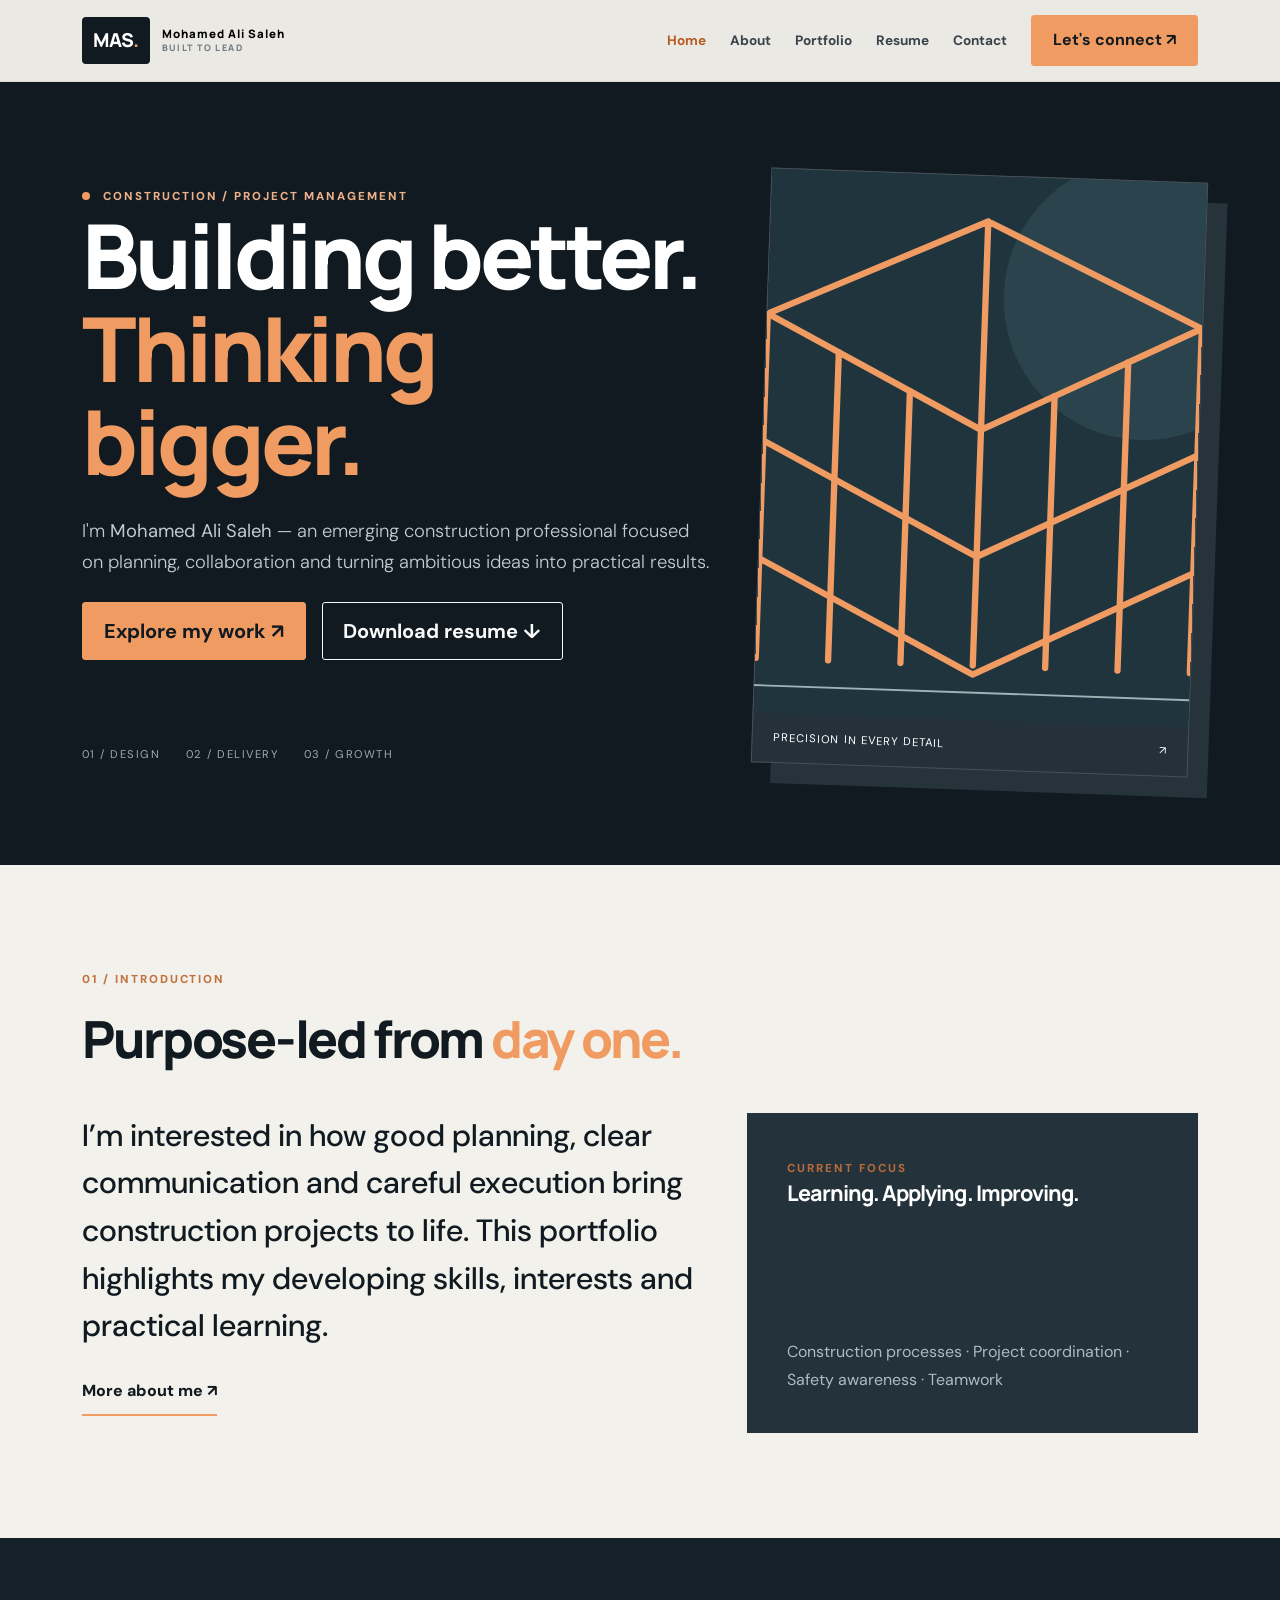
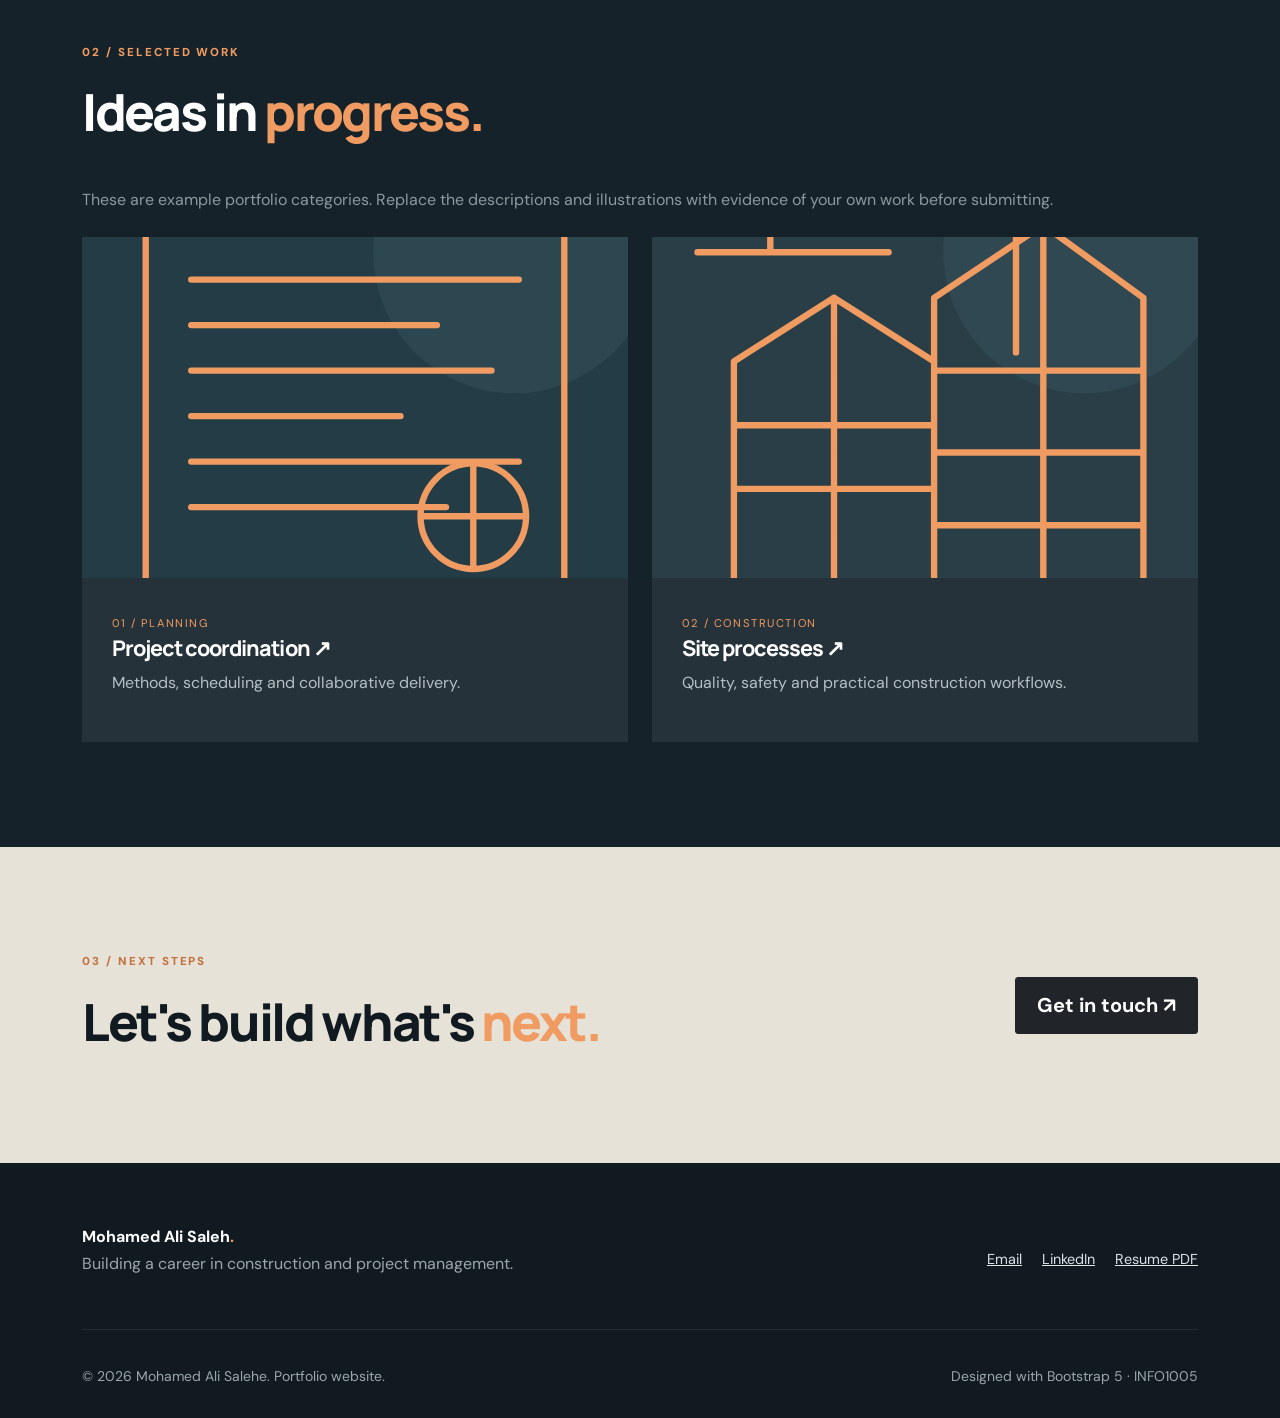
<file: index.html>
<!doctype html>

<html lang="en"><head><meta charset="utf-8">
    <meta name="viewport" content="width=device-width, initial-scale=1">
    <meta name="description" content="Personal construction and project management portfolio">
    <title>Home | Mohamed Ali Saleh</title>
    
    <link rel="icon" href="favicon/favicon.svg" type="image/svg+xml"><link href="https://fonts.googleapis.com/css2?family=DM+Sans:wght@400;500;600;700&family=Manrope:wght@400;500;600;700;800&display=swap" rel="stylesheet">
    <link href="https://cdn.jsdelivr.net/npm/bootstrap@5.3.3/dist/css/bootstrap.min.css" rel="stylesheet">
    <link rel="stylesheet" href="css/style.css"></head>

<body>
    <a class="skip-link" href="#main">Skip to content</a><nav class="navbar navbar-expand-lg fixed-top" aria-label="Main navigation"><div class="container"><a class="navbar-brand" href="index.html"><span class="brand-mark">MAS<span class="dot">.</span></span><span class="brand-sub">Mohamed Ali Saleh <small>BUILT TO LEAD</small></span></a><button class="navbar-toggler" type="button" data-bs-toggle="collapse" data-bs-target="#mainNav" aria-controls="mainNav" aria-expanded="false" aria-label="Toggle navigation"><span class="navbar-toggler-icon"></span></button>
        
        <div class="collapse navbar-collapse" id="mainNav"><ul class="navbar-nav ms-auto align-items-lg-center gap-lg-2"><li class="nav-item"><a class="nav-link active" href="index.html">Home</a></li><li class="nav-item"><a class="nav-link " href="about.html">About</a></li><li class="nav-item"><a class="nav-link " href="portfolio.html">Portfolio</a></li><li class="nav-item"><a class="nav-link " href="resume.html">Resume</a></li><li class="nav-item"><a class="nav-link " href="contact.html">Contact</a></li></ul><a class="btn btn-accent ms-lg-3 mt-3 mt-lg-0" href="contact.html">Let's connect <span aria-hidden="true">↗</span></a></div></div></nav><main id="main"><section class="hero"><div class="container"><div class="row align-items-center g-5"><div class="col-lg-7"><span class="eyebrow"><span class="pulse"></span> CONSTRUCTION / PROJECT MANAGEMENT</span><h1>Building better.<br><em>Thinking bigger.</em></h1><p class="lead">I'm <strong>Mohamed Ali Saleh</strong> — an emerging construction professional focused on planning, collaboration and turning ambitious ideas into practical results.</p><div class="d-flex flex-wrap gap-3 mt-4"><a href="portfolio.html" class="btn btn-accent btn-lg">Explore my work ↗</a><a href="pdf/hf_resume.pdf" download class="btn btn-outline-light btn-lg">Download resume ↓</a></div><div class="hero-meta"><span>01 / DESIGN</span><span>02 / DELIVERY</span><span>03 / GROWTH</span></div></div><div class="col-lg-5"><div class="hero-art"><img src="images/structure.svg" alt="Original illustration of a modern structural building framework" class="img-fluid"><div class="art-caption">PRECISION IN EVERY DETAIL <span>↗</span></div></div></div></div></div></section><section class="section section-light"><div class="container"><div class="section-top"><span class="kicker">01 / INTRODUCTION</span><h2>Purpose-led from <em>day one.</em></h2></div><div class="row g-4"><div class="col-lg-7"><p class="big-copy">I’m interested in how good planning, clear communication and careful execution bring construction projects to life. This portfolio highlights my developing skills, interests and practical learning.</p><a class="text-link" href="about.html">More about me <span>↗</span></a></div><div class="col-lg-5"><div class="info-panel"><div><span class="micro">CURRENT FOCUS</span><h3>Learning. Applying. Improving.</h3></div><p>Construction processes · Project coordination · Safety awareness · Teamwork</p></div></div></div></div></section><section class="section section-dark"><div class="container"><div class="section-top"><span class="kicker">02 / SELECTED WORK</span><h2>Ideas in <em>progress.</em></h2></div><p class="muted mb-4">These are example portfolio categories. Replace the descriptions and illustrations with evidence of your own work before submitting.</p><div class="row g-4"><div class="col-md-6"><a class="project-card" href="portfolio.html"><img src="images/planning.svg" alt="Original illustration of project planning diagrams"><div class="project-card-body"><span>01 / PLANNING</span><h3>Project coordination ↗</h3><p>Methods, scheduling and collaborative delivery.</p></div></a></div><div class="col-md-6"><a class="project-card" href="portfolio.html"><img src="images/site.svg" alt="Original illustration of a construction site"><div class="project-card-body"><span>02 / CONSTRUCTION</span><h3>Site processes ↗</h3><p>Quality, safety and practical construction workflows.</p></div></a></div></div></div></section><section class="section cta-section"><div class="container d-flex flex-column flex-lg-row justify-content-between align-items-lg-center gap-4"><div><span class="kicker">03 / NEXT STEPS</span><h2>Let's build what's <em>next.</em></h2></div><a class="btn btn-dark btn-lg" href="contact.html">Get in touch ↗</a></div></section></main><footer class="site-footer"><div class="container"><div class="row gy-4 align-items-center"><div class="col-md-6"><strong>Mohamed Ali Saleh<span class="dot">.</span></strong><p>Building a career in construction and project management.</p></div><div class="col-md-6 text-md-end"><a href="mailto:your.email@example.com">Email</a><a href="https://www.linkedin.com/" target="_blank" rel="noopener noreferrer">LinkedIn</a><a href="pdf/hf_resume.pdf" download>Resume PDF</a></div></div><hr><div class="d-flex flex-wrap justify-content-between gap-2"><small>© 2026 Mohamed Ali Salehe. Portfolio website.</small><small>Designed with Bootstrap 5 · INFO1005</small></div></div></footer><script src="https://cdn.jsdelivr.net/npm/bootstrap@5.3.3/dist/js/bootstrap.bundle.min.js"></script><script src="js/main.js"></script></body></html>
</file>
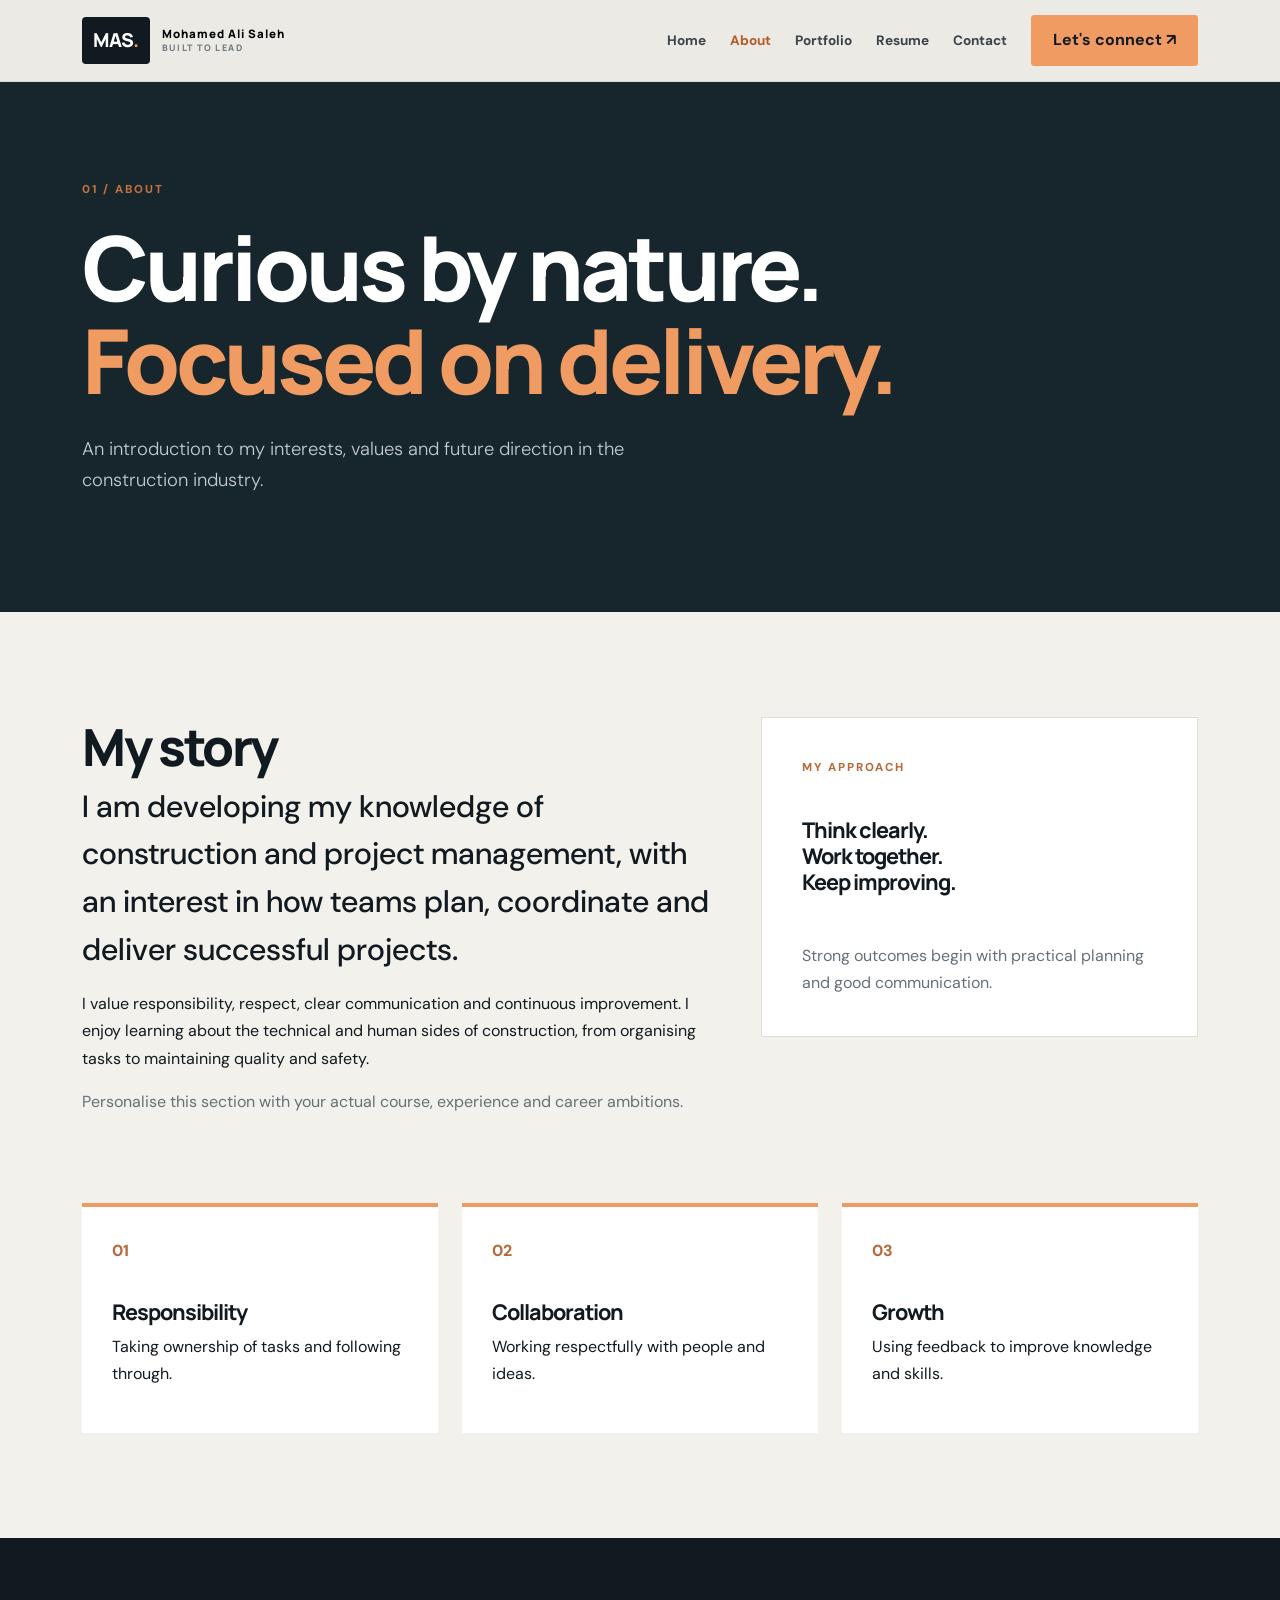
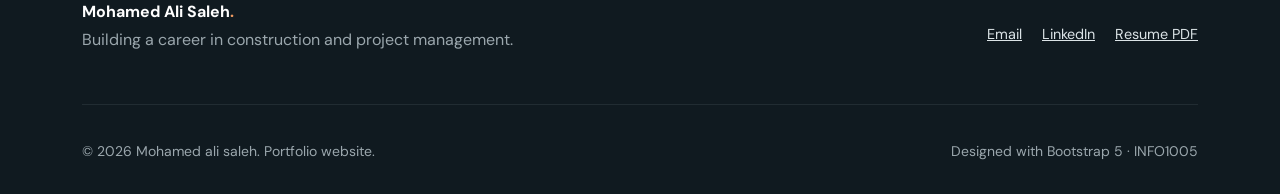
<file: about.html>
<!doctype html><html lang="en"><head><meta charset="utf-8"><meta name="viewport" content="width=device-width, initial-scale=1"><meta name="description" content="Personal construction and project management portfolio"><title>About | Mohamed ali Saleh</title><link rel="icon" href="favicon/favicon.svg" type="image/svg+xml"><link href="https://fonts.googleapis.com/css2?family=DM+Sans:wght@400;500;600;700&family=Manrope:wght@400;500;600;700;800&display=swap" rel="stylesheet"><link href="https://cdn.jsdelivr.net/npm/bootstrap@5.3.3/dist/css/bootstrap.min.css" rel="stylesheet"><link rel="stylesheet" href="css/style.css"></head><body><a class="skip-link" href="#main">Skip to content</a><nav class="navbar navbar-expand-lg fixed-top" aria-label="Main navigation"><div class="container"><a class="navbar-brand" href="index.html"><span class="brand-mark">MAS<span class="dot">.</span></span><span class="brand-sub">Mohamed Ali Saleh <small>BUILT TO LEAD</small></span></a><button class="navbar-toggler" type="button" data-bs-toggle="collapse" data-bs-target="#mainNav" aria-controls="mainNav" aria-expanded="false" aria-label="Toggle navigation"><span class="navbar-toggler-icon"></span></button><div class="collapse navbar-collapse" id="mainNav"><ul class="navbar-nav ms-auto align-items-lg-center gap-lg-2"><li class="nav-item"><a class="nav-link " href="index.html">Home</a></li><li class="nav-item"><a class="nav-link active" href="about.html">About</a></li><li class="nav-item"><a class="nav-link " href="portfolio.html">Portfolio</a></li><li class="nav-item"><a class="nav-link " href="resume.html">Resume</a></li><li class="nav-item"><a class="nav-link " href="contact.html">Contact</a></li></ul><a class="btn btn-accent ms-lg-3 mt-3 mt-lg-0" href="contact.html">Let's connect <span aria-hidden="true">↗</span></a></div></div></nav><main id="main"><header class="inner-hero"><div class="container"><span class="kicker">01 / ABOUT</span><h1>Curious by nature.<br><em>Focused on delivery.</em></h1><p class="lead">An introduction to my interests, values and future direction in the construction industry.</p></div></header><section class="section section-light"><div class="container"><div class="row g-5"><div class="col-lg-7"><h2>My story</h2><p class="big-copy">I am developing my knowledge of construction and project management, with an interest in how teams plan, coordinate and deliver successful projects.</p><p>I value responsibility, respect, clear communication and continuous improvement. I enjoy learning about the technical and human sides of construction, from organising tasks to maintaining quality and safety.</p><p class="muted">Personalise this section with your actual course, experience and career ambitions.</p></div><div class="col-lg-5"><div class="info-panel light"><span class="micro">MY APPROACH</span><h3>Think clearly.<br>Work together.<br>Keep improving.</h3><p>Strong outcomes begin with practical planning and good communication.</p></div></div></div><div class="row g-4 mt-5"><div class="col-md-4"><div class="value-card"><span>01</span><h3>Responsibility</h3><p>Taking ownership of tasks and following through.</p></div></div><div class="col-md-4"><div class="value-card"><span>02</span><h3>Collaboration</h3><p>Working respectfully with people and ideas.</p></div></div><div class="col-md-4"><div class="value-card"><span>03</span><h3>Growth</h3><p>Using feedback to improve knowledge and skills.</p></div></div></div></div></section></main><footer class="site-footer"><div class="container"><div class="row gy-4 align-items-center"><div class="col-md-6"><strong>Mohamed Ali Saleh<span class="dot">.</span></strong><p>Building a career in construction and project management.</p></div><div class="col-md-6 text-md-end"><a href="mailto:your.email@example.com">Email</a><a href="https://www.linkedin.com/" target="_blank" rel="noopener noreferrer">LinkedIn</a><a href="pdf/your-name-resume.pdf" download>Resume PDF</a></div></div><hr><div class="d-flex flex-wrap justify-content-between gap-2"><small>© 2026 Mohamed ali saleh. Portfolio website.</small><small>Designed with Bootstrap 5 · INFO1005</small></div></div></footer><script src="https://cdn.jsdelivr.net/npm/bootstrap@5.3.3/dist/js/bootstrap.bundle.min.js"></script><script src="js/main.js"></script></body></html>
</file>
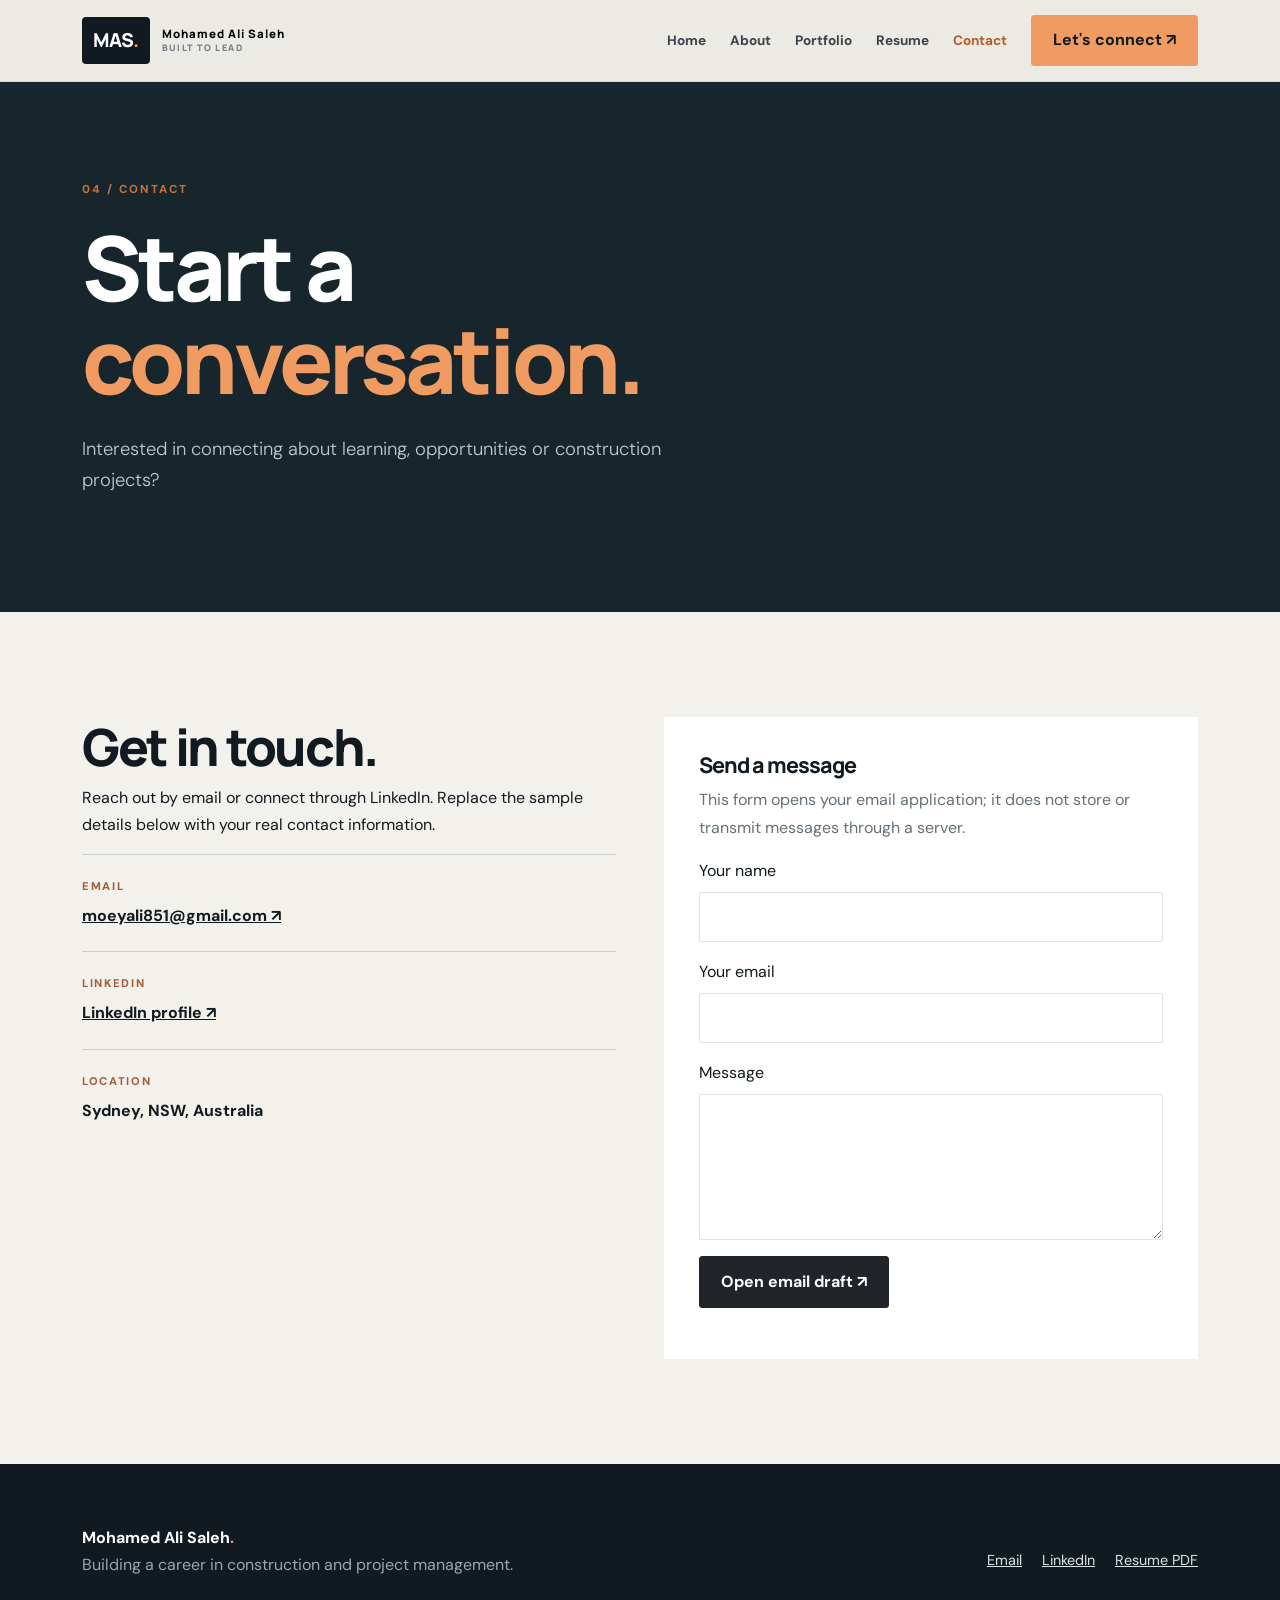
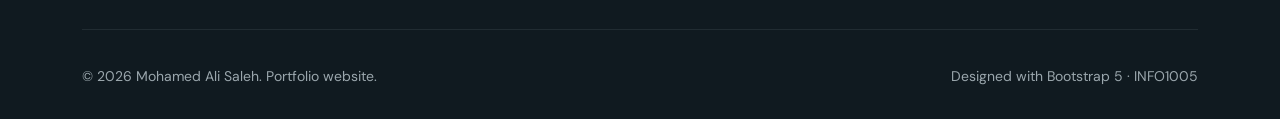
<file: contact.html>
<!doctype html><html lang="en"><head><meta charset="utf-8"><meta name="viewport" content="width=device-width, initial-scale=1"><meta name="description" content="Personal construction and project management portfolio"><title>Contact | Mohamed Ali Saleh</title><link rel="icon" href="favicon/favicon.svg" type="image/svg+xml"><link href="https://fonts.googleapis.com/css2?family=DM+Sans:wght@400;500;600;700&family=Manrope:wght@400;500;600;700;800&display=swap" rel="stylesheet"><link href="https://cdn.jsdelivr.net/npm/bootstrap@5.3.3/dist/css/bootstrap.min.css" rel="stylesheet"><link rel="stylesheet" href="css/style.css"></head><body><a class="skip-link" href="#main">Skip to content</a><nav class="navbar navbar-expand-lg fixed-top" aria-label="Main navigation"><div class="container"><a class="navbar-brand" href="index.html"><span class="brand-mark">MAS<span class="dot">.</span></span><span class="brand-sub">Mohamed Ali Saleh<small>BUILT TO LEAD</small></span></a><button class="navbar-toggler" type="button" data-bs-toggle="collapse" data-bs-target="#mainNav" aria-controls="mainNav" aria-expanded="false" aria-label="Toggle navigation"><span class="navbar-toggler-icon"></span></button><div class="collapse navbar-collapse" id="mainNav"><ul class="navbar-nav ms-auto align-items-lg-center gap-lg-2"><li class="nav-item"><a class="nav-link " href="index.html">Home</a></li><li class="nav-item"><a class="nav-link " href="about.html">About</a></li><li class="nav-item"><a class="nav-link " href="portfolio.html">Portfolio</a></li><li class="nav-item"><a class="nav-link " href="resume.html">Resume</a></li><li class="nav-item"><a class="nav-link active" href="contact.html">Contact</a></li></ul><a class="btn btn-accent ms-lg-3 mt-3 mt-lg-0" href="contact.html">Let's connect <span aria-hidden="true">↗</span></a></div></div></nav><main id="main"><header class="inner-hero"><div class="container"><span class="kicker">04 / CONTACT</span><h1>Start a<br><em>conversation.</em></h1><p class="lead">Interested in connecting about learning, opportunities or construction projects?</p></div></header><section class="section section-light"><div class="container"><div class="row g-5"><div class="col-lg-6"><h2>Get in touch.</h2><p>Reach out by email or connect through LinkedIn. Replace the sample details below with your real contact information.</p><div class="contact-line"><span>EMAIL</span><a href="mailto:moeyali851@gmail.com">moeyali851@gmail.com ↗</a></div><div class="contact-line"><span>LINKEDIN</span><a href="https://www.linkedin.com/" target="_blank" rel="noopener noreferrer">LinkedIn profile ↗</a></div><div class="contact-line"><span>LOCATION</span><strong>Sydney, NSW, Australia</strong></div></div><div class="col-lg-6"><div class="form-panel"><h3>Send a message</h3><p class="muted">This form opens your email application; it does not store or transmit messages through a server.</p><form id="contactForm"><div class="mb-3"><label class="form-label" for="senderName">Your name</label><input class="form-control" id="senderName" name="senderName" required maxlength="80"></div><div class="mb-3"><label class="form-label" for="senderEmail">Your email</label><input class="form-control" id="senderEmail" name="senderEmail" type="email" required></div><div class="mb-3"><label class="form-label" for="message">Message</label><textarea class="form-control" id="message" name="message" rows="5" required maxlength="2000"></textarea></div><button class="btn btn-dark" type="submit">Open email draft ↗</button><p class="small mt-3" id="formStatus" role="status"></p></form></div></div></div></div></section></main><footer class="site-footer"><div class="container"><div class="row gy-4 align-items-center"><div class="col-md-6"><strong>Mohamed Ali Saleh<span class="dot">.</span></strong><p>Building a career in construction and project management.</p></div><div class="col-md-6 text-md-end"><a href="mailto:your.email@example.com">Email</a><a href="https://www.linkedin.com/" target="_blank" rel="noopener noreferrer">LinkedIn</a><a href="pdf/hf_resume.pdf" download>Resume PDF</a></div></div><hr><div class="d-flex flex-wrap justify-content-between gap-2"><small>© 2026 Mohamed Ali Saleh. Portfolio website.</small><small>Designed with Bootstrap 5 · INFO1005</small></div></div></footer><script src="https://cdn.jsdelivr.net/npm/bootstrap@5.3.3/dist/js/bootstrap.bundle.min.js"></script><script src="js/main.js"></script></body></html>
</file>
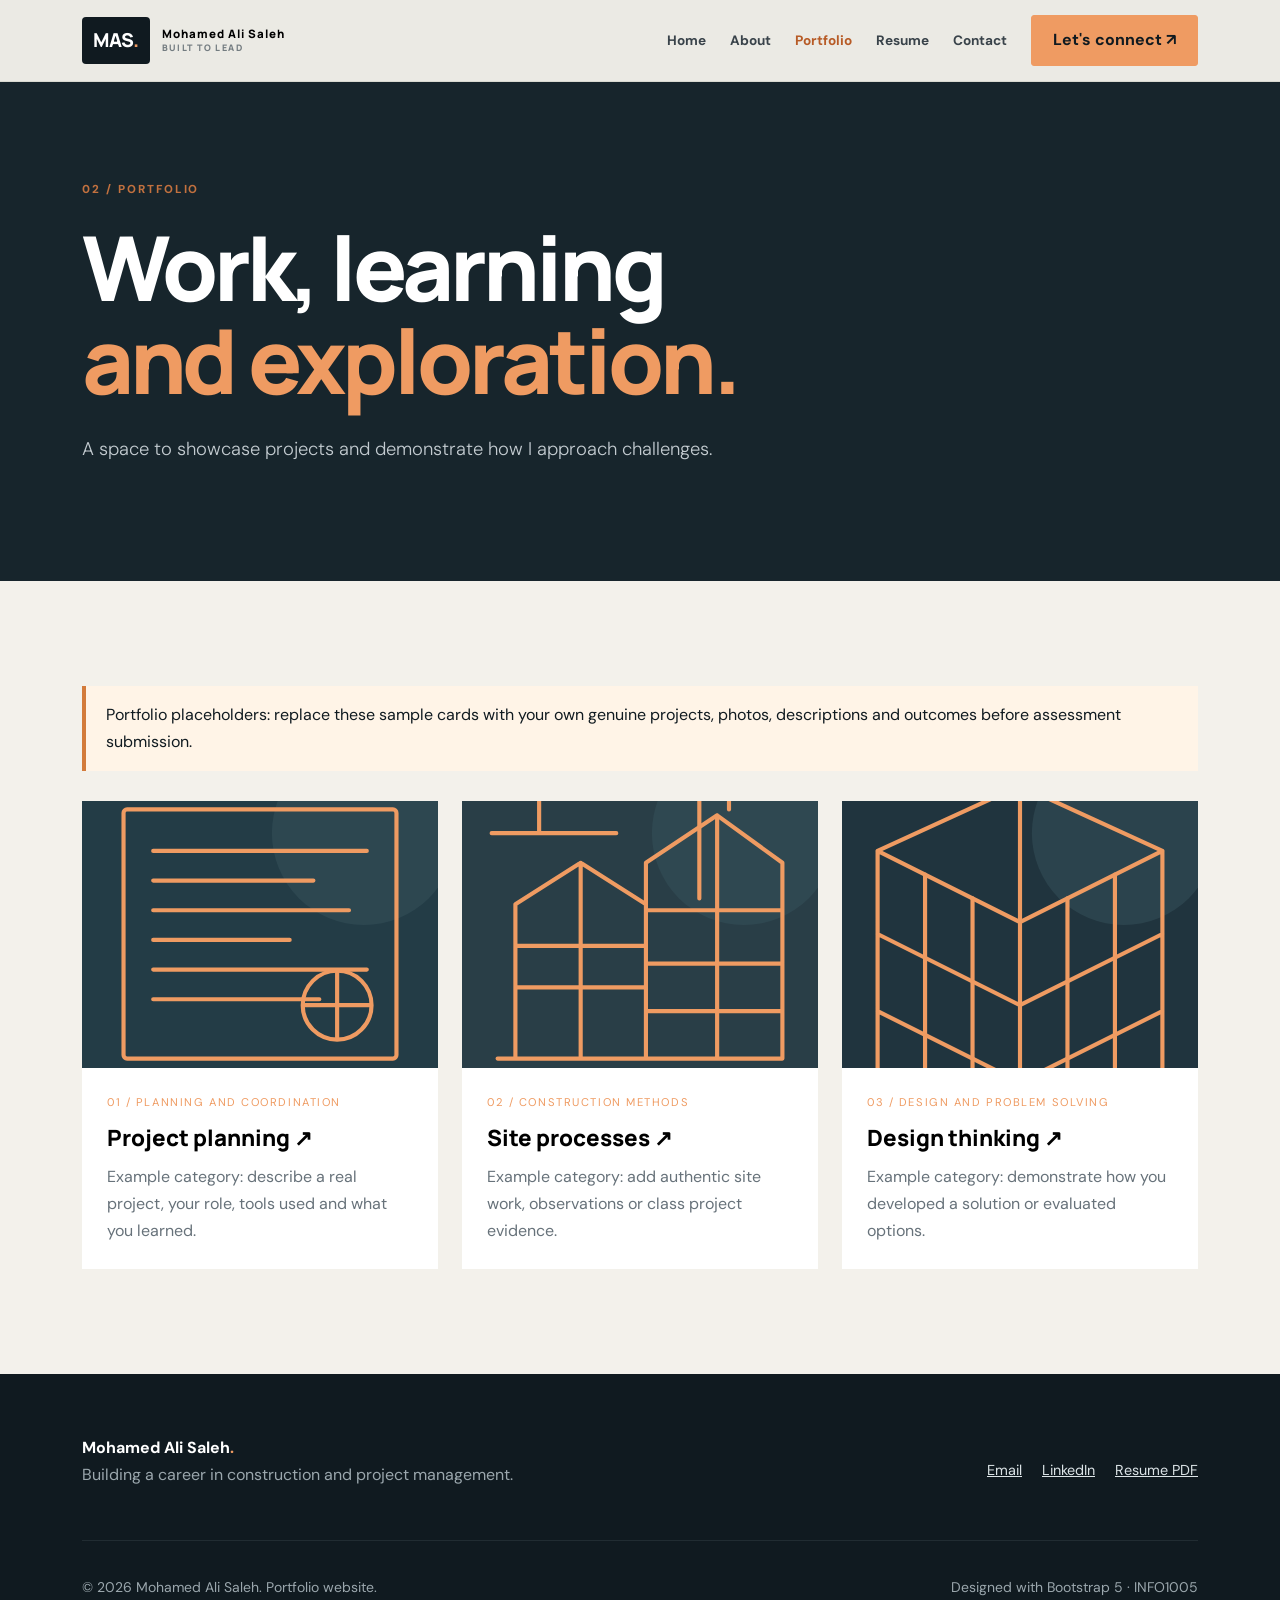
<file: portfolio.html>
<!doctype html><html lang="en"><head><meta charset="utf-8"><meta name="viewport" content="width=device-width, initial-scale=1"><meta name="description" content="Personal construction and project management portfolio"><title>Portfolio | Yv</title><link rel="icon" href="favicon/favicon.svg" type="image/svg+xml"><link href="https://fonts.googleapis.com/css2?family=DM+Sans:wght@400;500;600;700&family=Manrope:wght@400;500;600;700;800&display=swap" rel="stylesheet"><link href="https://cdn.jsdelivr.net/npm/bootstrap@5.3.3/dist/css/bootstrap.min.css" rel="stylesheet"><link rel="stylesheet" href="css/style.css"></head><body><a class="skip-link" href="#main">Skip to content</a><nav class="navbar navbar-expand-lg fixed-top" aria-label="Main navigation"><div class="container"><a class="navbar-brand" href="index.html"><span class="brand-mark">MAS<span class="dot">.</span></span><span class="brand-sub">Mohamed Ali Saleh <small>BUILT TO LEAD</small></span></a><button class="navbar-toggler" type="button" data-bs-toggle="collapse" data-bs-target="#mainNav" aria-controls="mainNav" aria-expanded="false" aria-label="Toggle navigation"><span class="navbar-toggler-icon"></span></button><div class="collapse navbar-collapse" id="mainNav"><ul class="navbar-nav ms-auto align-items-lg-center gap-lg-2"><li class="nav-item"><a class="nav-link " href="index.html">Home</a></li><li class="nav-item"><a class="nav-link " href="about.html">About</a></li><li class="nav-item"><a class="nav-link active" href="portfolio.html">Portfolio</a></li><li class="nav-item"><a class="nav-link " href="resume.html">Resume</a></li><li class="nav-item"><a class="nav-link " href="contact.html">Contact</a></li></ul><a class="btn btn-accent ms-lg-3 mt-3 mt-lg-0" href="contact.html">Let's connect <span aria-hidden="true">↗</span></a></div></div></nav><main id="main"><header class="inner-hero"><div class="container"><span class="kicker">02 / PORTFOLIO</span><h1>Work, learning<br><em>and exploration.</em></h1><p class="lead">A space to showcase projects and demonstrate how I approach challenges.</p></div></header><section class="section section-light"><div class="container"><p class="notice">Portfolio placeholders: replace these sample cards with your own genuine projects, photos, descriptions and outcomes before assessment submission.</p><div class="row g-4"><div class="col-md-6 col-lg-4"><button class="portfolio-tile" type="button" data-bs-toggle="modal" data-bs-target="#projectModal" data-title="Project planning" data-description="Example category: describe a real project, your role, tools used and what you learned." data-image="images/planning.svg"><img src="images/planning.svg" alt="Original illustrative graphic for Project planning"><span class="tile-content"><small>01 / PLANNING AND COORDINATION</small><strong>Project planning <span>↗</span></strong><span>Example category: describe a real project, your role, tools used and what you learned.</span></span></button></div><div class="col-md-6 col-lg-4"><button class="portfolio-tile" type="button" data-bs-toggle="modal" data-bs-target="#projectModal" data-title="Site processes" data-description="Example category: add authentic site work, observations or class project evidence." data-image="images/site.svg"><img src="images/site.svg" alt="Original illustrative graphic for Site processes"><span class="tile-content"><small>02 / CONSTRUCTION METHODS</small><strong>Site processes <span>↗</span></strong><span>Example category: add authentic site work, observations or class project evidence.</span></span></button></div><div class="col-md-6 col-lg-4"><button class="portfolio-tile" type="button" data-bs-toggle="modal" data-bs-target="#projectModal" data-title="Design thinking" data-description="Example category: demonstrate how you developed a solution or evaluated options." data-image="images/structure.svg"><img src="images/structure.svg" alt="Original illustrative graphic for Design thinking"><span class="tile-content"><small>03 / DESIGN AND PROBLEM SOLVING</small><strong>Design thinking <span>↗</span></strong><span>Example category: demonstrate how you developed a solution or evaluated options.</span></span></button></div></div></div></section><div class="modal fade" id="projectModal" tabindex="-1" aria-labelledby="projectModalTitle" aria-hidden="true"><div class="modal-dialog modal-dialog-centered modal-lg"><div class="modal-content"><div class="modal-header"><h2 class="modal-title fs-4" id="projectModalTitle">Project details</h2><button type="button" class="btn-close" data-bs-dismiss="modal" aria-label="Close"></button></div><div class="modal-body"><img id="projectModalImage" src="images/planning.svg" class="img-fluid rounded mb-4" alt="Project illustration"><p id="projectModalDescription"></p></div></div></div></div></main><footer class="site-footer"><div class="container"><div class="row gy-4 align-items-center"><div class="col-md-6"><strong>Mohamed Ali Saleh<span class="dot">.</span></strong><p>Building a career in construction and project management.</p></div><div class="col-md-6 text-md-end"><a href="mailto:your.email@example.com">Email</a><a href="https://www.linkedin.com/" target="_blank" rel="noopener noreferrer">LinkedIn</a><a href="pdf/hf_resume.pdf" download>Resume PDF</a></div></div><hr><div class="d-flex flex-wrap justify-content-between gap-2"><small>© 2026 Mohamed Ali Saleh. Portfolio website.</small><small>Designed with Bootstrap 5 · INFO1005</small></div></div></footer><script src="https://cdn.jsdelivr.net/npm/bootstrap@5.3.3/dist/js/bootstrap.bundle.min.js"></script><script src="js/main.js"></script></body></html>
</file>
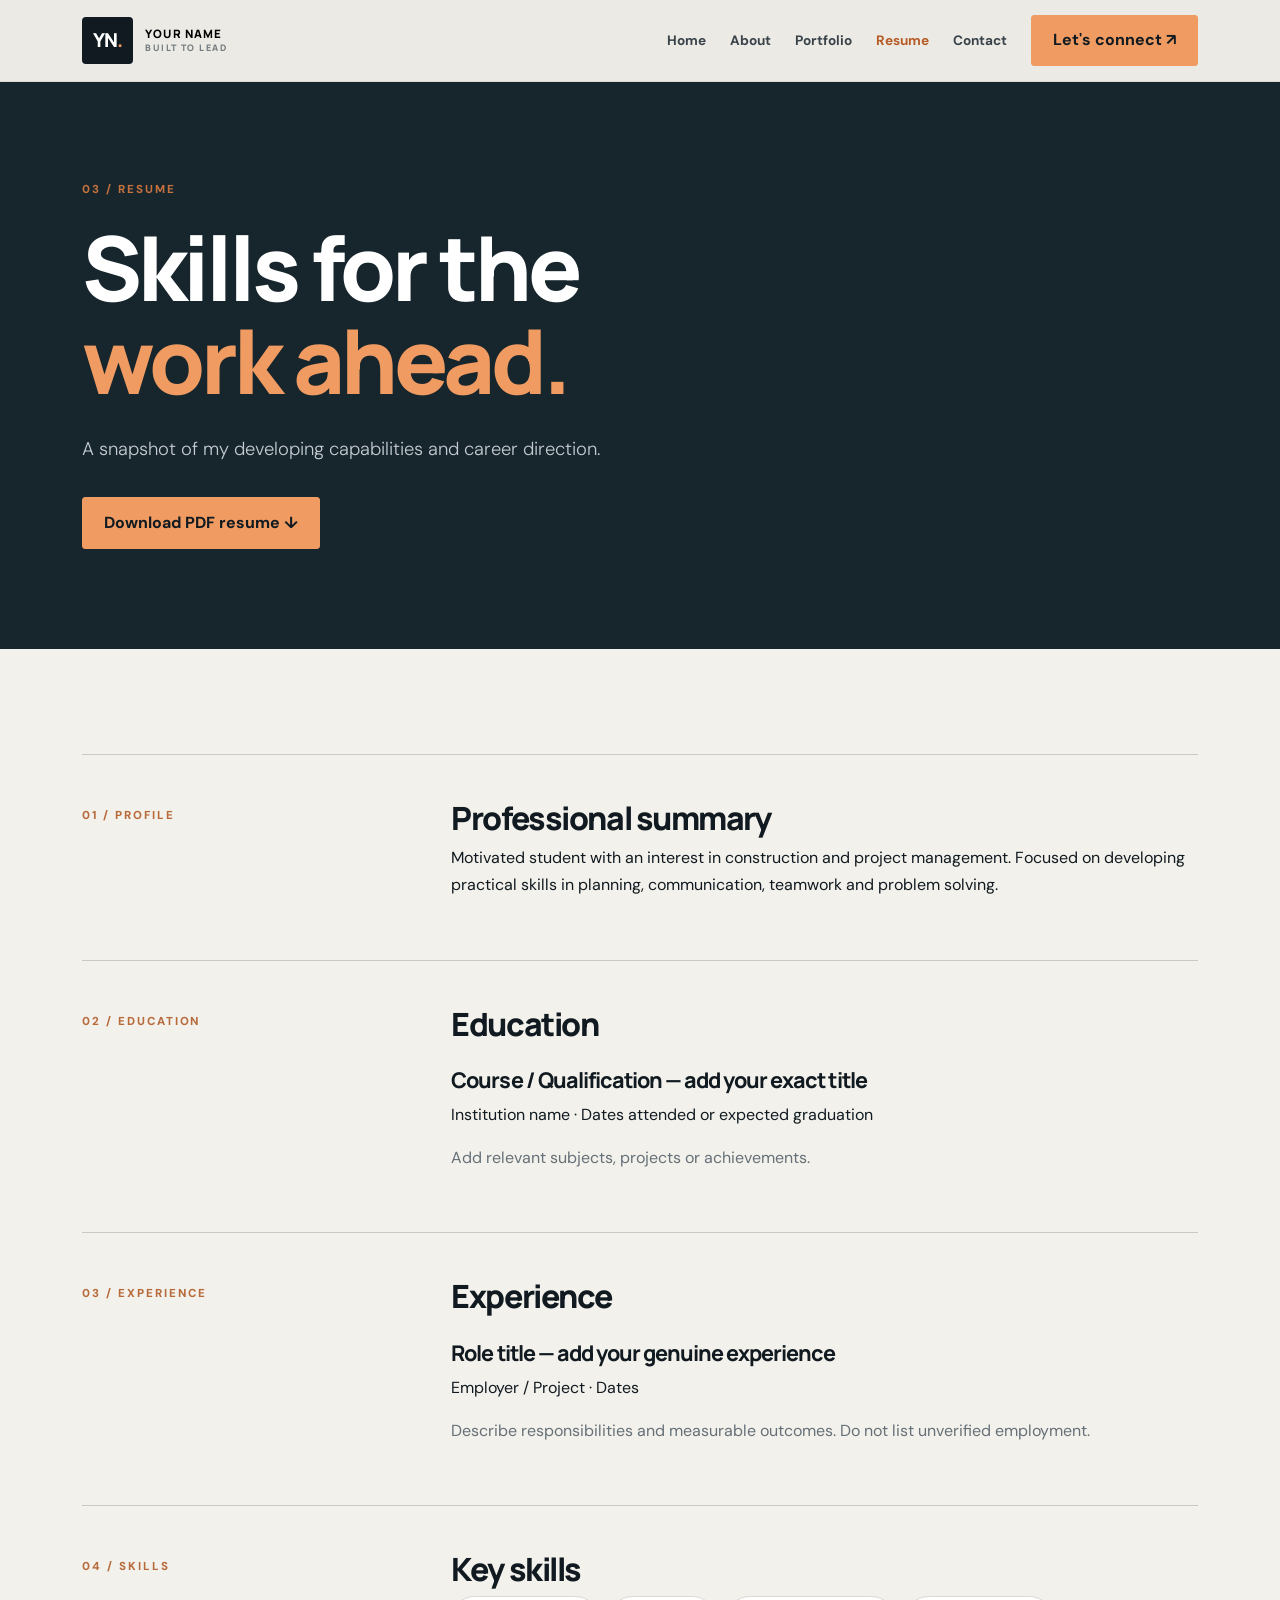
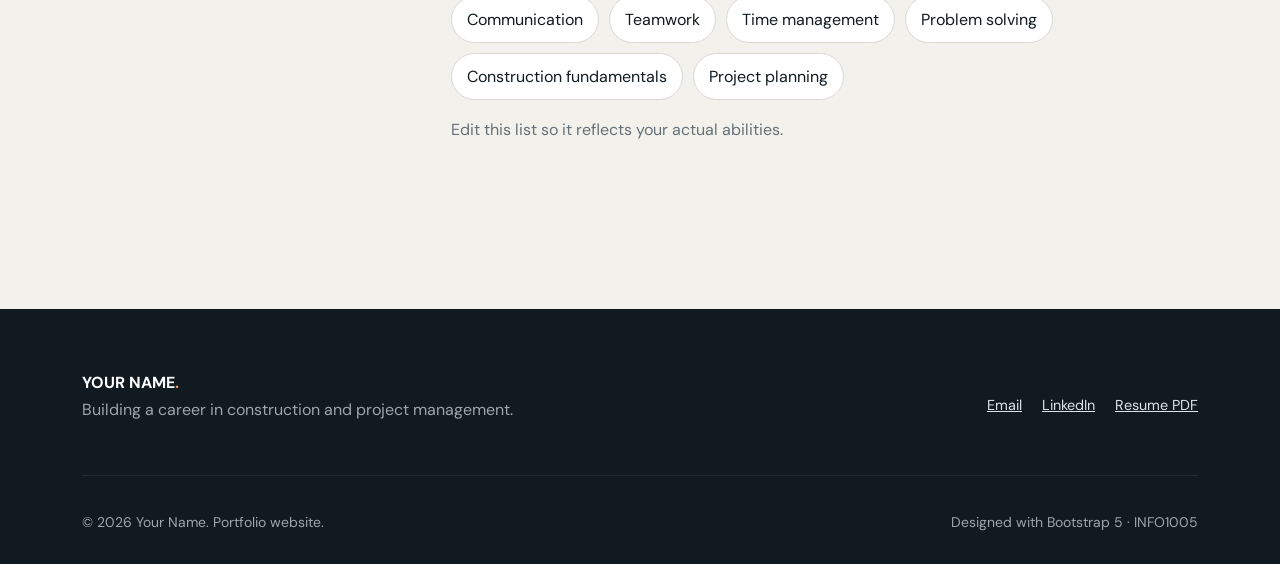
<file: resume.html>
<!doctype html><html lang="en"><head><meta charset="utf-8"><meta name="viewport" content="width=device-width, initial-scale=1"><meta name="description" content="Personal construction and project management portfolio"><title>Resume | Your Name</title><link rel="icon" href="favicon/favicon.svg" type="image/svg+xml"><link href="https://fonts.googleapis.com/css2?family=DM+Sans:wght@400;500;600;700&family=Manrope:wght@400;500;600;700;800&display=swap" rel="stylesheet"><link href="https://cdn.jsdelivr.net/npm/bootstrap@5.3.3/dist/css/bootstrap.min.css" rel="stylesheet"><link rel="stylesheet" href="css/style.css"></head><body><a class="skip-link" href="#main">Skip to content</a><nav class="navbar navbar-expand-lg fixed-top" aria-label="Main navigation"><div class="container"><a class="navbar-brand" href="index.html"><span class="brand-mark">YN<span class="dot">.</span></span><span class="brand-sub">YOUR NAME <small>BUILT TO LEAD</small></span></a><button class="navbar-toggler" type="button" data-bs-toggle="collapse" data-bs-target="#mainNav" aria-controls="mainNav" aria-expanded="false" aria-label="Toggle navigation"><span class="navbar-toggler-icon"></span></button><div class="collapse navbar-collapse" id="mainNav"><ul class="navbar-nav ms-auto align-items-lg-center gap-lg-2"><li class="nav-item"><a class="nav-link " href="index.html">Home</a></li><li class="nav-item"><a class="nav-link " href="about.html">About</a></li><li class="nav-item"><a class="nav-link " href="portfolio.html">Portfolio</a></li><li class="nav-item"><a class="nav-link active" href="resume.html">Resume</a></li><li class="nav-item"><a class="nav-link " href="contact.html">Contact</a></li></ul><a class="btn btn-accent ms-lg-3 mt-3 mt-lg-0" href="contact.html">Let's connect <span aria-hidden="true">↗</span></a></div></div></nav><main id="main"><header class="inner-hero"><div class="container"><span class="kicker">03 / RESUME</span><h1>Skills for the<br><em>work ahead.</em></h1><p class="lead">A snapshot of my developing capabilities and career direction.</p><a class="btn btn-accent mt-3" href="pdf/your-name-resume.pdf" download>Download PDF resume ↓</a></div></header><section class="section section-light"><div class="container resume-layout"><div class="resume-row"><div><span class="micro">01 / PROFILE</span></div><div><h2>Professional summary</h2><p>Motivated student with an interest in construction and project management. Focused on developing practical skills in planning, communication, teamwork and problem solving.</p></div></div><div class="resume-row"><div><span class="micro">02 / EDUCATION</span></div><div><h2>Education</h2><h3>Course / Qualification — add your exact title</h3><p>Institution name · Dates attended or expected graduation</p><p class="muted">Add relevant subjects, projects or achievements.</p></div></div><div class="resume-row"><div><span class="micro">03 / EXPERIENCE</span></div><div><h2>Experience</h2><h3>Role title — add your genuine experience</h3><p>Employer / Project · Dates</p><p class="muted">Describe responsibilities and measurable outcomes. Do not list unverified employment.</p></div></div><div class="resume-row"><div><span class="micro">04 / SKILLS</span></div><div><h2>Key skills</h2><div class="skills"><span>Communication</span><span>Teamwork</span><span>Time management</span><span>Problem solving</span><span>Construction fundamentals</span><span>Project planning</span></div><p class="muted mt-3">Edit this list so it reflects your actual abilities.</p></div></div></div></section></main><footer class="site-footer"><div class="container"><div class="row gy-4 align-items-center"><div class="col-md-6"><strong>YOUR NAME<span class="dot">.</span></strong><p>Building a career in construction and project management.</p></div><div class="col-md-6 text-md-end"><a href="mailto:your.email@example.com">Email</a><a href="https://www.linkedin.com/" target="_blank" rel="noopener noreferrer">LinkedIn</a><a href="pdf/your-name-resume.pdf" download>Resume PDF</a></div></div><hr><div class="d-flex flex-wrap justify-content-between gap-2"><small>© 2026 Your Name. Portfolio website.</small><small>Designed with Bootstrap 5 · INFO1005</small></div></div></footer><script src="https://cdn.jsdelivr.net/npm/bootstrap@5.3.3/dist/js/bootstrap.bundle.min.js"></script><script src="js/main.js"></script></body></html>
</file>
<file: css/style.css>
/* Brand system: charcoal #101a20, cream #f3f1eb, orange #ef9b62; responsive typography and generous whitespace. */
:root{--ink:#101a20;--cream:#f3f1eb;--accent:#ef9b62;--muted:#667078}*{box-sizing:border-box}html{scroll-behavior:smooth;scroll-padding-top:90px}body{font-family:'DM Sans',sans-serif;color:var(--ink);background:var(--cream);line-height:1.7}h1,h2,h3,.navbar-brand{font-family:Manrope,sans-serif;letter-spacing:-.045em}h1{font-weight:800;font-size:clamp(3.6rem,7vw,7rem);line-height:1.04}h2{font-weight:800;font-size:clamp(2.2rem,4vw,4rem);line-height:1.14}h3{font-size:1.35rem;font-weight:750}em{font-style:normal;color:var(--accent)}a{color:inherit}a:hover{color:#a65727}a:focus-visible,button:focus-visible,input:focus-visible,textarea:focus-visible{outline:3px solid var(--accent);outline-offset:3px}.skip-link{position:absolute;left:10px;top:-80px;background:white;padding:12px;z-index:9999}.skip-link:focus{top:10px}.navbar{background:#f3f1ebf7;border-bottom:1px solid #d9d9d1;min-height:82px;backdrop-filter:blur(12px)}.navbar-brand{display:flex;align-items:center;gap:12px;font-size:1.2rem;font-weight:800}.brand-mark{background:var(--ink);color:white;padding:7px 11px;border-radius:4px}.dot{color:var(--accent)}.brand-sub{font-size:.72rem;letter-spacing:.09em;line-height:1.3}.brand-sub small{display:block;font-size:.56rem;color:#737c80;letter-spacing:.16em}.nav-link{font-size:.85rem;font-weight:700!important;color:#39434a!important}.nav-link.active{color:#b75b26!important}.btn{font-weight:700;border-radius:3px;padding:.8rem 1.3rem}.btn-accent{background:var(--accent);border-color:var(--accent);color:var(--ink)}.btn-accent:hover{background:#ffb887;border-color:#ffb887;color:var(--ink)}.btn-outline-light:hover{color:var(--ink)}.hero{background:var(--ink);color:white;padding:175px 0 95px;overflow:hidden}.eyebrow,.kicker,.micro{font-size:.72rem;font-weight:800;letter-spacing:.17em}.eyebrow{color:#efb18a}.pulse{display:inline-block;width:8px;height:8px;border-radius:50%;background:var(--accent);margin-right:8px}.hero .lead,.inner-hero .lead{max-width:640px;color:#c3cbd0;font-size:1.15rem;margin-top:28px}.hero-meta{display:flex;flex-wrap:wrap;gap:26px;margin-top:85px;font-size:.7rem;letter-spacing:.13em;color:#9fa9ad}.hero-art{border:1px solid #485158;background:#25313a;transform:rotate(2deg);box-shadow:20px 20px 0 #27333b}.hero-art img{width:100%;aspect-ratio:4/5;object-fit:cover}.art-caption{padding:15px 20px;display:flex;justify-content:space-between;font-size:.7rem;letter-spacing:.1em}.section{padding:105px 0}.section-light{background:var(--cream)}.section-dark{background:#162229;color:white}.section-top{margin-bottom:45px}.kicker{display:block;color:#c2713f;margin-bottom:20px}.section-dark .kicker{color:var(--accent)}.big-copy{font-size:clamp(1.35rem,2.4vw,2rem);line-height:1.55;font-weight:500}.text-link{display:inline-block;font-weight:800;text-decoration:none;border-bottom:2px solid var(--accent);padding:10px 0}.info-panel{background:#23323b;color:white;min-height:320px;padding:40px;display:flex;flex-direction:column;justify-content:space-between}.info-panel.light{background:white;color:var(--ink);border:1px solid #e0ded8}.info-panel p{color:#aebbc1;margin:0}.info-panel.light p{color:var(--muted)}.micro{color:#b76a3c}.project-card{display:block;background:#25323a;color:white;text-decoration:none;transition:transform .2s}.project-card:hover{transform:translateY(-6px);color:white}.project-card img{width:100%;aspect-ratio:16/10;object-fit:cover}.project-card-body{padding:30px}.project-card-body>span,.tile-content small{font-size:.7rem;color:var(--accent);letter-spacing:.14em}.project-card-body p{color:#b4c0c5}.muted{color:#8c999e}.section-light .muted{color:#657078}.cta-section{background:#e7e2d8}.site-footer{background:#101a20;color:#fff;padding:60px 0 30px}.site-footer p,.site-footer small{color:#9ba7ad}.site-footer a{display:inline-block;color:#dce4e7;margin-left:20px;font-size:.9rem}.site-footer hr{border-color:#536069;margin:35px 0}.inner-hero{background:#17252c;color:white;padding:180px 0 100px}.inner-hero h1{max-width:900px}.value-card{background:white;border-top:4px solid var(--accent);padding:30px;height:100%}.value-card>span{color:#b76a3c;font-weight:800}.value-card h3{margin-top:35px}.portfolio-tile{width:100%;border:0;background:white;text-align:left;padding:0;display:block;height:100%;transition:transform .2s;cursor:pointer}.portfolio-tile:hover{transform:translateY(-6px)}.portfolio-tile img{width:100%;aspect-ratio:4/3;object-fit:cover}.tile-content{padding:25px;display:flex;flex-direction:column;gap:10px}.tile-content strong{font:800 1.4rem Manrope,sans-serif}.tile-content>span:last-child{color:#67727a}.notice{padding:15px 20px;background:#fff4e7;border-left:4px solid #d37b3b;margin-bottom:30px}.resume-row{display:grid;grid-template-columns:1fr 2.2fr;gap:30px;border-top:1px solid #c9cbc6;padding:45px 0}.resume-row h2{font-size:2rem}.resume-row h3{margin-top:25px}.skills{display:flex;flex-wrap:wrap;gap:10px}.skills span{background:white;padding:9px 15px;border:1px solid #d8d9d5;border-radius:30px}.contact-line{border-top:1px solid #ccc;padding:22px 0;display:flex;flex-direction:column;gap:6px}.contact-line span{font-size:.7rem;letter-spacing:.15em;color:#a55e36;font-weight:800}.contact-line a{font-weight:700}.form-panel{background:white;padding:35px}.form-control{border-radius:2px;padding:12px}.form-control:focus{border-color:#ad633a;box-shadow:0 0 0 .2rem #ef9b6238}@media(max-width:991px){.navbar-collapse{padding:20px 0}.hero{padding-top:145px}.hero-meta{margin-top:45px}.hero-art{max-width:480px;margin:20px auto;transform:none;box-shadow:12px 12px 0 #27333b}.section{padding:75px 0}}@media(max-width:575px){.hero{padding-bottom:65px}.inner-hero{padding:145px 0 70px}.resume-row{grid-template-columns:1fr;gap:8px;padding:30px 0}.site-footer a{margin-left:0;margin-right:15px}.form-panel{padding:22px}}@media(prefers-reduced-motion:reduce){*,*:before,*:after{scroll-behavior:auto!important;transition:none!important;animation:none!important}}
</file>
